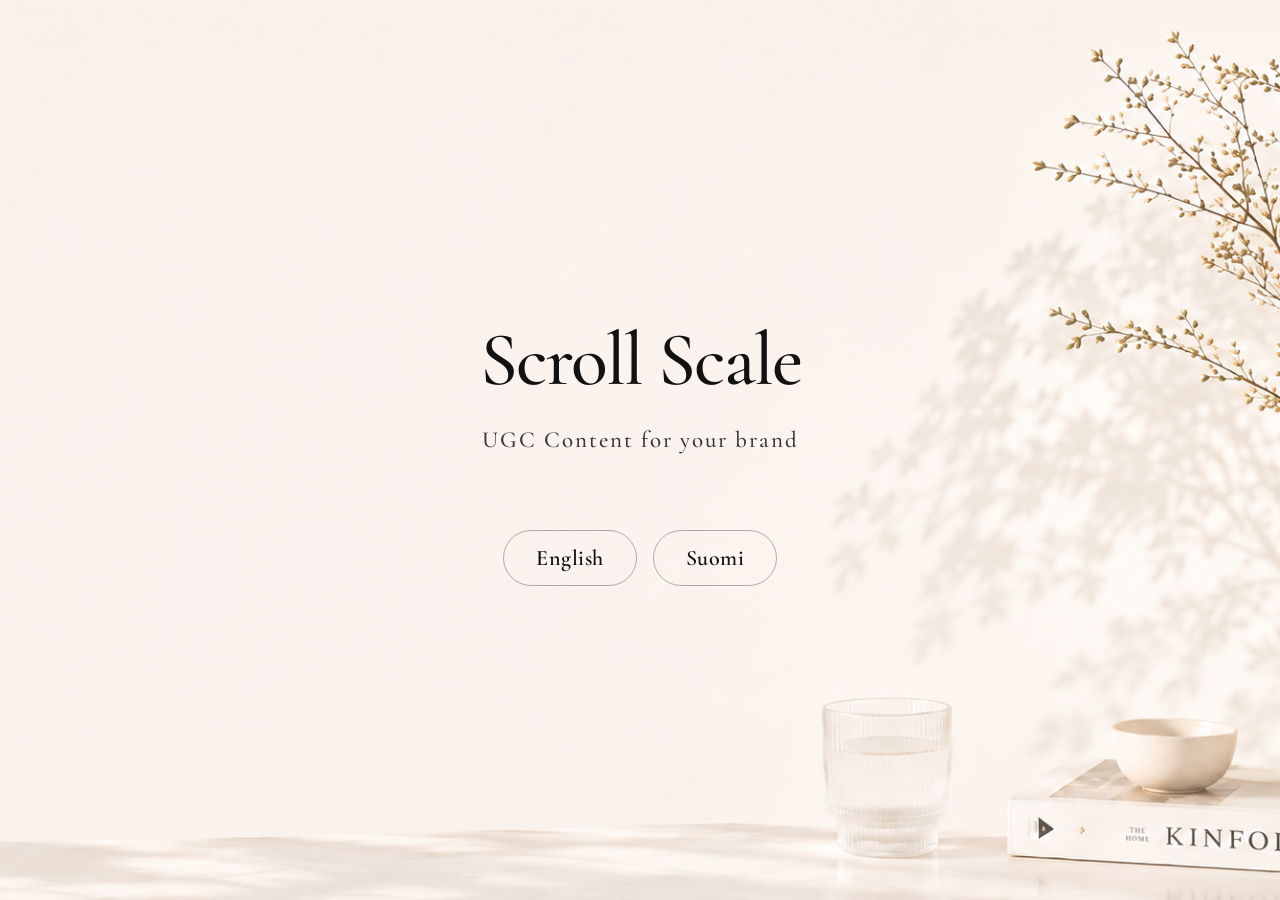
<file: index.html>
<!DOCTYPE html>
<html lang="en">
<head>
  <meta charset="UTF-8">
  <meta name="viewport" content="width=device-width, initial-scale=1.0">
  <title>Scroll Scale</title>

  <!-- GOOGLE FONTS -->
  <link rel="preconnect" href="https://fonts.googleapis.com">
  <link rel="preconnect" href="https://fonts.gstatic.com" crossorigin>
  <link href="https://fonts.googleapis.com/css2?family=Cormorant+Garamond:wght@400;500;600&display=swap" rel="stylesheet">

  <!-- CSS -->
  <link rel="stylesheet" href="style.css">
</head>

<body>

<section class="hero">

  <h1 class="logo">Scroll Scale</h1>

  <p class="subtitle">
    UGC Content for your brand
  </p>



  <div class="language-container">

    <a href="en.html" class="language-link">English</a>

    <span class="language-divider">|</span>

    <a href="fi.html" class="language-link">Suomi</a>

  </div>

</section>

</body>
</html>
</file>
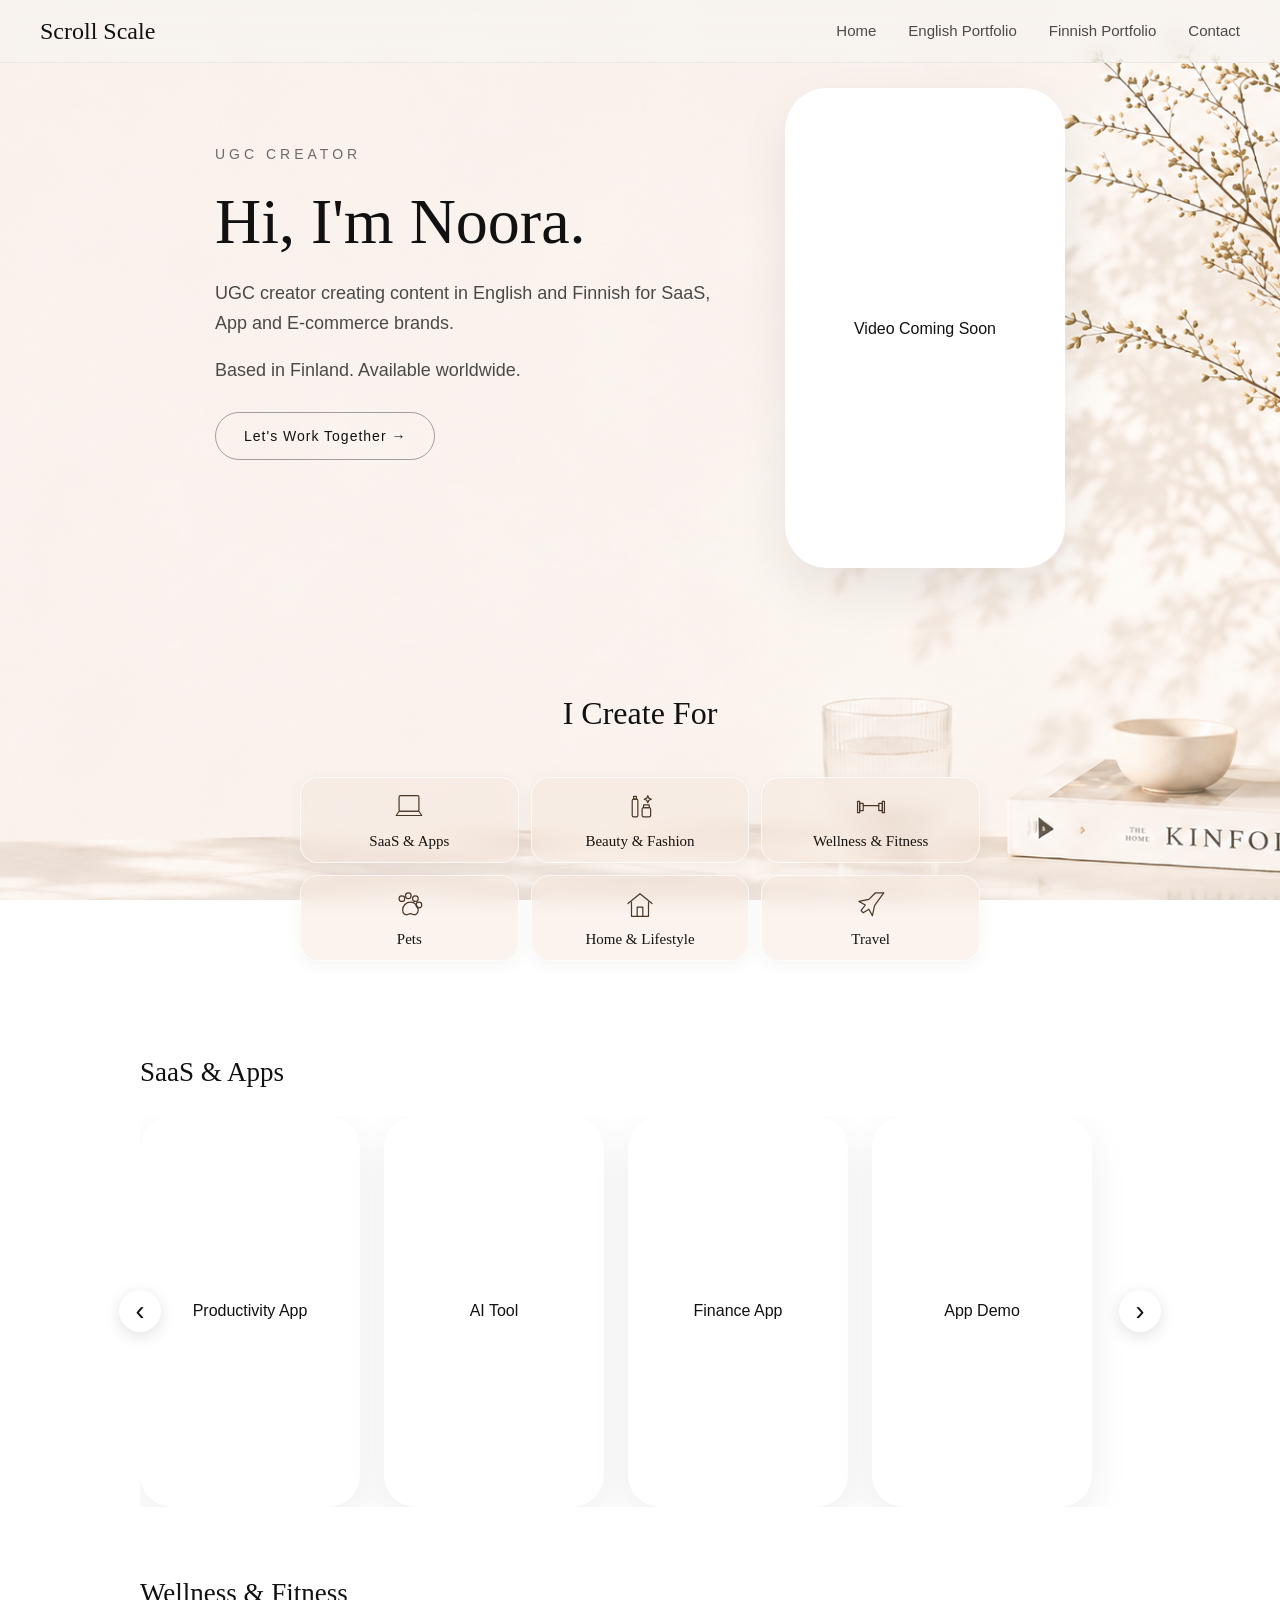
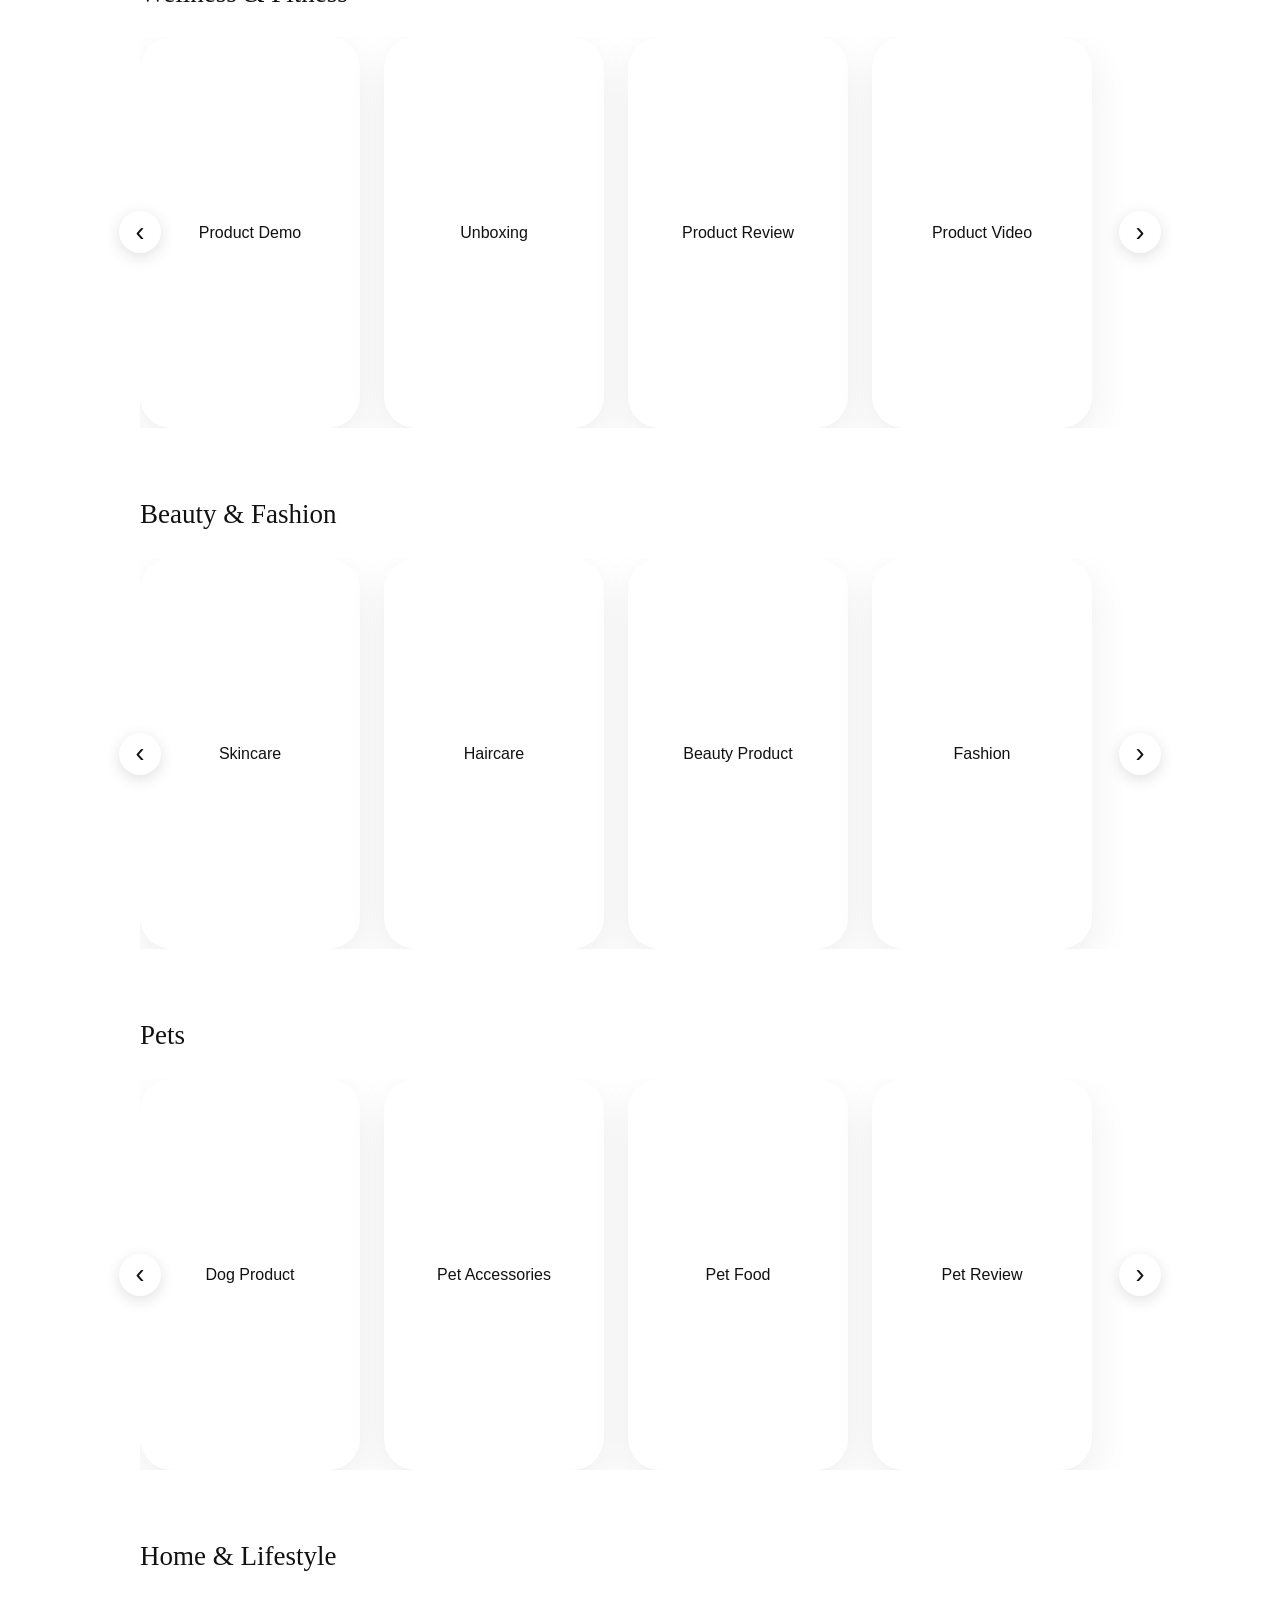
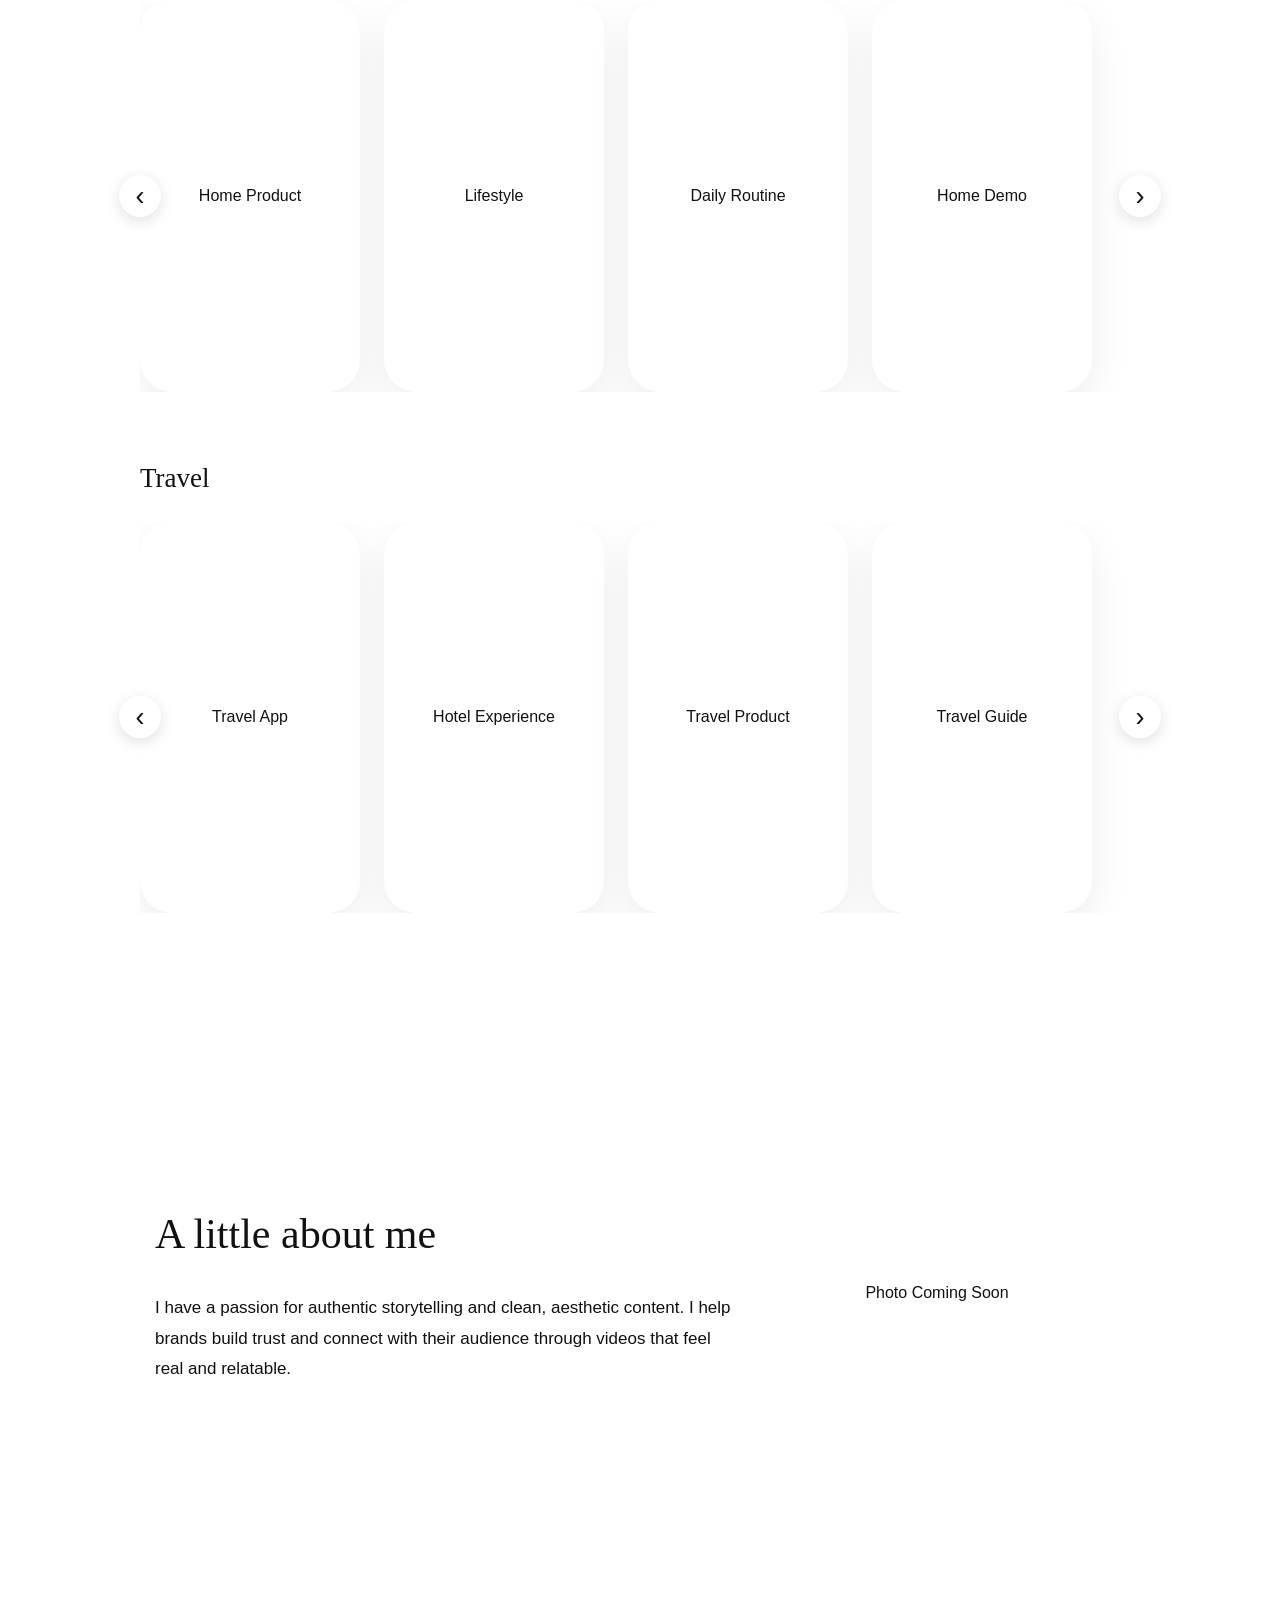
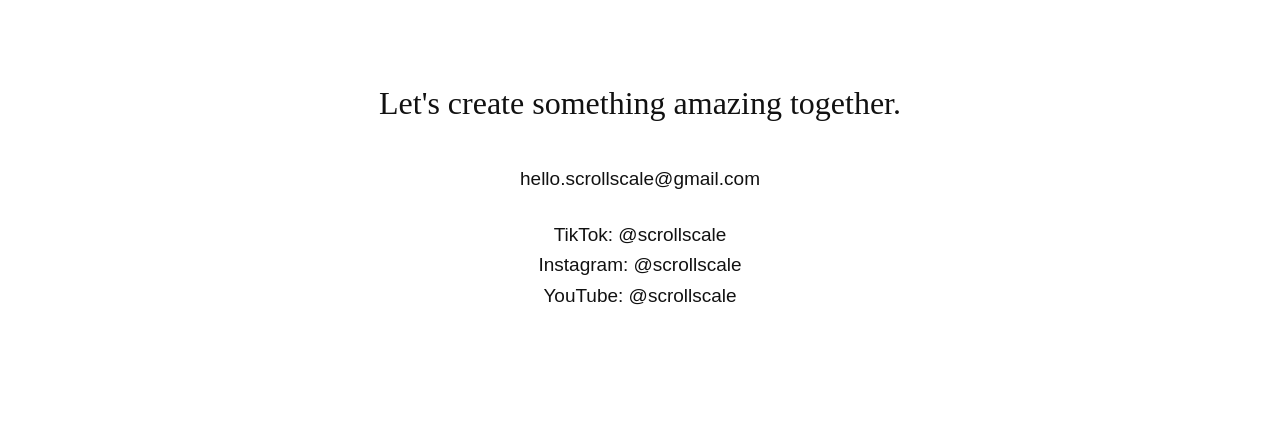
<file: en.html>
<!DOCTYPE html>
<html lang="en">

<head>
  <meta charset="UTF-8">
  <meta name="viewport" content="width=device-width, initial-scale=1.0">
  <title>Scroll Scale | English Portfolio</title>

  <link rel="stylesheet" href="Portfolio.css">
</head>

<body>

  <div id="top"></div>

  <!-- NAVBAR -->

  <nav class="navbar">

    <a href="index.html" class="nav-logo">
      Scroll Scale
    </a>

    <div class="nav-links">

      <a href="index.html">Home</a>

      <a href="#top">English Portfolio</a>

      <a href="fi.html">Finnish Portfolio</a>

      <a href="#contact">Contact</a>

    </div>

  </nav>


  <!-- HERO -->

  <section class="hero portfolio-hero">

    <div class="hero-text">

      <p class="small-label">
        UGC CREATOR
      </p>

      <h1>
        Hi, I'm Noora.
      </h1>

      <p class="hero-description">
        UGC creator creating content in English and Finnish for SaaS, App and E-commerce brands.
      </p>

      <p class="hero-description">
        Based in Finland. Available worldwide.
      </p>

      <a href="#contact" class="hero-button">
        Let's Work Together →
      </a>

    </div>

    <div class="phone-placeholder">
      Video Coming Soon
    </div>

  </section>


  <!-- NICHES -->

  <section class="niches">

    <h2>I Create For</h2>

    <div class="niche-grid">

      <!-- SAAS & APPS -->

      <a href="#saas-apps" class="niche-card">

        <svg class="niche-icon" viewBox="0 0 48 48">
          <rect x="10" y="8" width="28" height="22" rx="2"/>
          <path d="M6 36h36l-4-6H10z"/>
        </svg>

        <span>SaaS & Apps</span>

      </a>


      <!-- BEAUTY -->

      <a href="#beauty" class="niche-card">

        <svg class="niche-icon" viewBox="0 0 48 48">
          <rect x="13" y="13" width="8" height="25" rx="2"/>
          <path d="M15 9h4v4h-4z"/>
          <rect x="27" y="25" width="12" height="13" rx="2"/>
          <path d="M29 21h8v4h-8z"/>
          <path d="M35 8l1.5 3.5L40 13l-3.5 1.5L35 18l-1.5-3.5L30 13l3.5-1.5z"/>
        </svg>

        <span>Beauty & Fashion</span>

      </a>


      <!-- WELLNESS -->

      <a href="#wellness" class="niche-card">

        <svg class="niche-icon" viewBox="0 0 48 48">
          <path d="M8 19h5v10H8z"/>
          <path d="M5 16h3v16H5z"/>
          <path d="M13 22h22"/>
          <path d="M35 19h5v10h-5z"/>
          <path d="M40 16h3v16h-3z"/>
        </svg>

        <span>Wellness & Fitness</span>

      </a>


      <!-- PETS -->

      <a href="#pets" class="niche-card">

        <svg class="niche-icon" viewBox="0 0 48 48">
          <circle cx="14" cy="15" r="4"/>
          <circle cx="23" cy="11" r="4"/>
          <circle cx="33" cy="15" r="4"/>
          <circle cx="38" cy="24" r="4"/>
          <path d="M15 31c0-6 5-11 11-11s11 5 11 11c0 5-4 8-8 6-2-1-4-1-6 0-4 2-8-1-8-6z"/>
        </svg>

        <span>Pets</span>

      </a>


      <!-- HOME & LIFESTYLE -->

      <a href="#home-lifestyle" class="niche-card">

        <svg class="niche-icon" viewBox="0 0 48 48">
          <path d="M7 22L24 8l17 14"/>
          <path d="M12 20v20h24V20"/>
          <path d="M20 40V27h8v13"/>
        </svg>

        <span>Home & Lifestyle</span>

      </a>


      <!-- TRAVEL -->

      <a href="#travel" class="niche-card">

        <svg class="niche-icon" viewBox="0 0 48 48">
          <path d="M42 7L29 25l-3 14-5-9-8 5-3-3 6-8-9-5 14-3L30 7z"/>
        </svg>

        <span>Travel</span>

      </a>

    </div>

  </section>


  <!-- PORTFOLIO -->

  <section class="featured-work">



    <!-- SAAS & APPS -->

    <div class="video-category" id="saas-apps">

      <h3>SaaS & Apps</h3>

      <div class="carousel-container">

        <button class="carousel-arrow prev" aria-label="Previous videos">
          ‹
        </button>

        <div class="video-carousel">

          <div class="video-card">Productivity App</div>
          <div class="video-card">AI Tool</div>
          <div class="video-card">Finance App</div>
          <div class="video-card">App Demo</div>

        </div>

        <button class="carousel-arrow next" aria-label="Next videos">
          ›
        </button>

      </div>

    </div>


    <!-- WELLNESS & FITNESS -->

    <div class="video-category" id="wellness">

      <h3>Wellness & Fitness</h3>

      <div class="carousel-container">

        <button class="carousel-arrow prev" aria-label="Previous videos">
          ‹
        </button>

        <div class="video-carousel">

          <div class="video-card">Product Demo</div>
          <div class="video-card">Unboxing</div>
          <div class="video-card">Product Review</div>
          <div class="video-card">Product Video</div>

        </div>

        <button class="carousel-arrow next" aria-label="Next videos">
          ›
        </button>

      </div>

    </div>


    <!-- BEAUTY & FASHION -->

    <div class="video-category" id="beauty">

      <h3>Beauty & Fashion</h3>

      <div class="carousel-container">

        <button class="carousel-arrow prev" aria-label="Previous videos">
          ‹
        </button>

        <div class="video-carousel">

          <div class="video-card">Skincare</div>
          <div class="video-card">Haircare</div>
          <div class="video-card">Beauty Product</div>
          <div class="video-card">Fashion</div>

        </div>

        <button class="carousel-arrow next" aria-label="Next videos">
          ›
        </button>

      </div>

    </div>


    <!-- PETS -->

    <div class="video-category" id="pets">

      <h3>Pets</h3>

      <div class="carousel-container">

        <button class="carousel-arrow prev" aria-label="Previous videos">
          ‹
        </button>

        <div class="video-carousel">

          <div class="video-card">Dog Product</div>
          <div class="video-card">Pet Accessories</div>
          <div class="video-card">Pet Food</div>
          <div class="video-card">Pet Review</div>

        </div>

        <button class="carousel-arrow next" aria-label="Next videos">
          ›
        </button>

      </div>

    </div>


    <!-- HOME & LIFESTYLE -->

    <div class="video-category" id="home-lifestyle">

      <h3>Home & Lifestyle</h3>

      <div class="carousel-container">

        <button class="carousel-arrow prev" aria-label="Previous videos">
          ‹
        </button>

        <div class="video-carousel">

          <div class="video-card">Home Product</div>
          <div class="video-card">Lifestyle</div>
          <div class="video-card">Daily Routine</div>
          <div class="video-card">Home Demo</div>

        </div>

        <button class="carousel-arrow next" aria-label="Next videos">
          ›
        </button>

      </div>

    </div>


    <!-- TRAVEL -->

    <div class="video-category" id="travel">

      <h3>Travel</h3>

      <div class="carousel-container">

        <button class="carousel-arrow prev" aria-label="Previous videos">
          ‹
        </button>

        <div class="video-carousel">

          <div class="video-card">Travel App</div>
          <div class="video-card">Hotel Experience</div>
          <div class="video-card">Travel Product</div>
          <div class="video-card">Travel Guide</div>

        </div>

        <button class="carousel-arrow next" aria-label="Next videos">
          ›
        </button>

      </div>

    </div>

  </section>


  <!-- ABOUT -->

  <section class="about">

    <div class="about-image">
      Photo Coming Soon
    </div>

    <div class="about-text">

      <h2>A little about me</h2>

      <p>
        I have a passion for authentic storytelling and clean, aesthetic content. I help brands build trust and connect with their audience through videos that feel real and relatable.
      </p>

    </div>

  </section>


  <!-- CONTACT -->

  <section class="contact" id="contact">

    <h2>Let's create something amazing together.</h2>

    <p>
      hello.scrollscale@gmail.com
    </p>

    <br>

    <p>
      TikTok: @scrollscale
    </p>

    <p>
      Instagram: @scrollscale
    </p>

    <p>
      YouTube: @scrollscale
    </p>

  </section>


  <!-- CAROUSEL SCRIPT -->

  <script>

    document.querySelectorAll(".carousel-container").forEach(container => {

      const carousel = container.querySelector(".video-carousel");
      const next = container.querySelector(".next");
      const prev = container.querySelector(".prev");

      next.addEventListener("click", () => {
        carousel.scrollBy({
          left: carousel.clientWidth,
          behavior: "smooth"
        });
      });

      prev.addEventListener("click", () => {
        carousel.scrollBy({
          left: -carousel.clientWidth,
          behavior: "smooth"
        });
      });

    });

  </script>

</body>

</html>
</file>
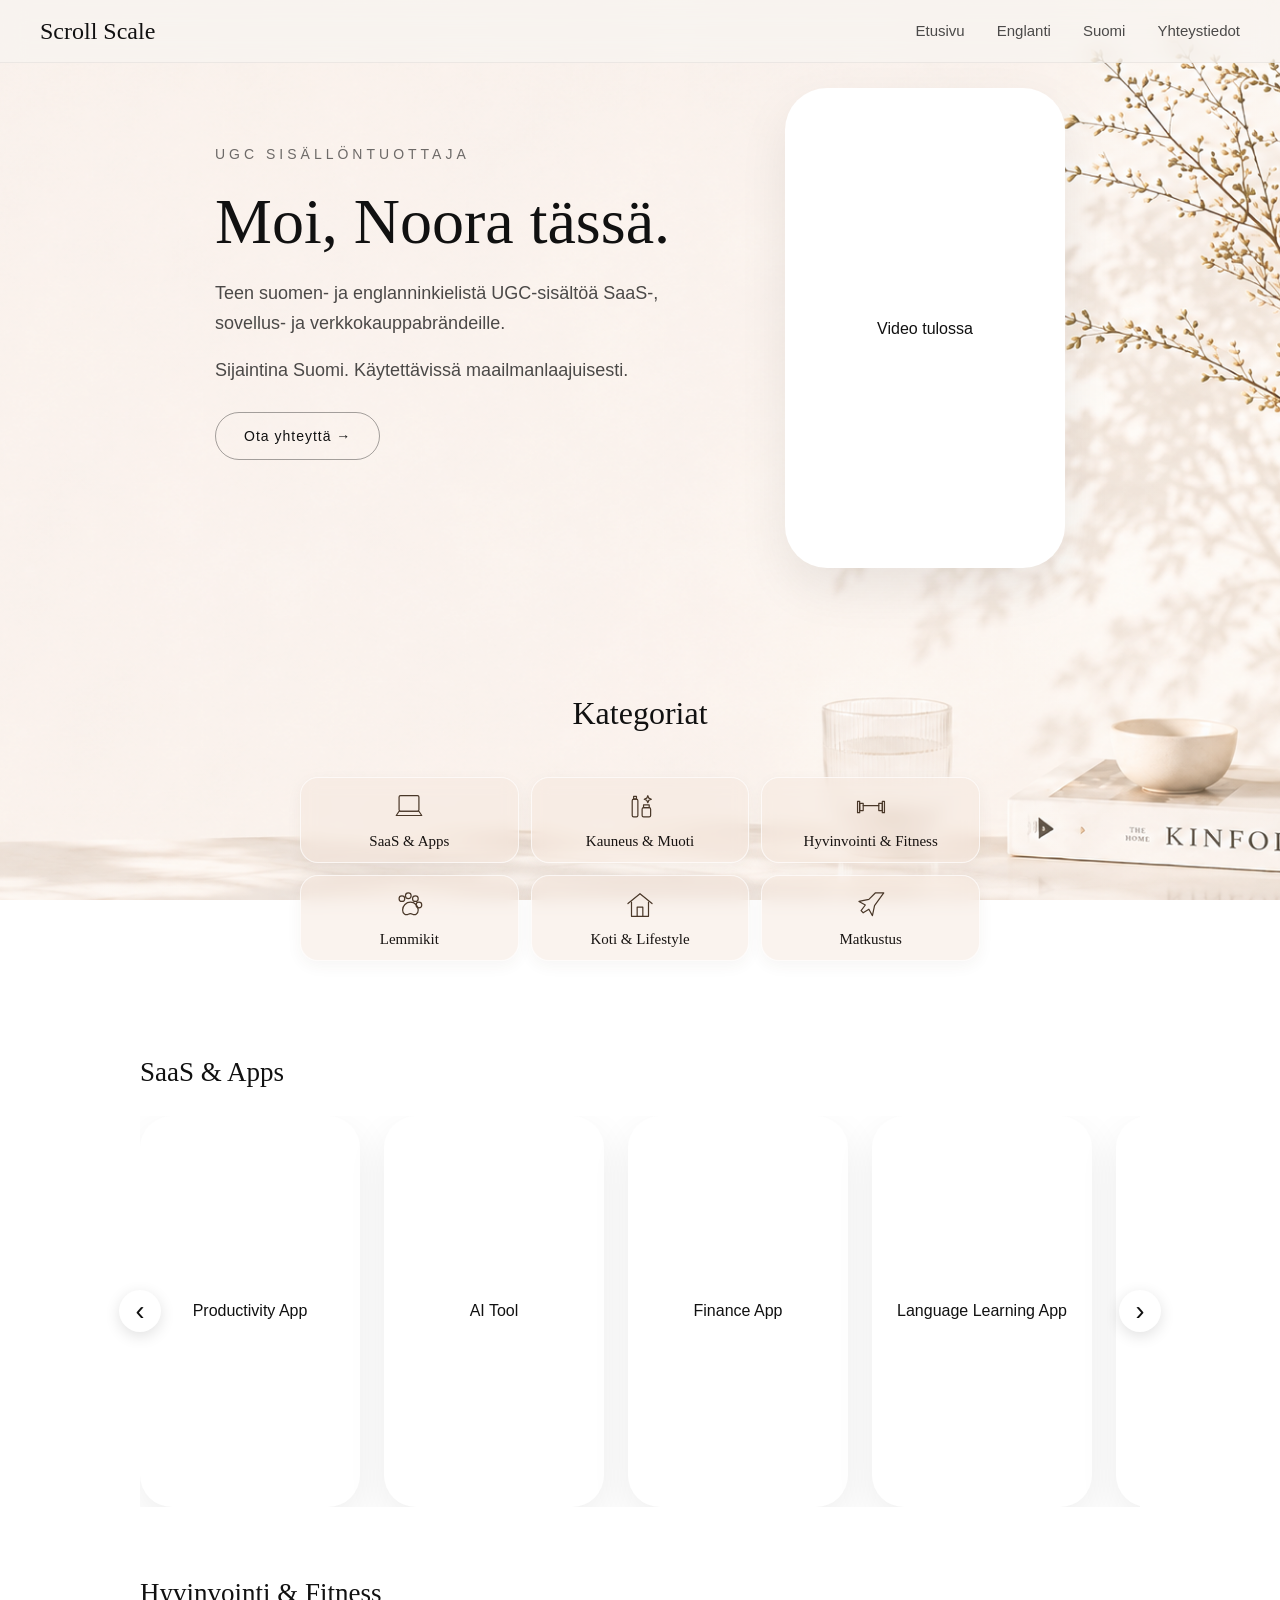
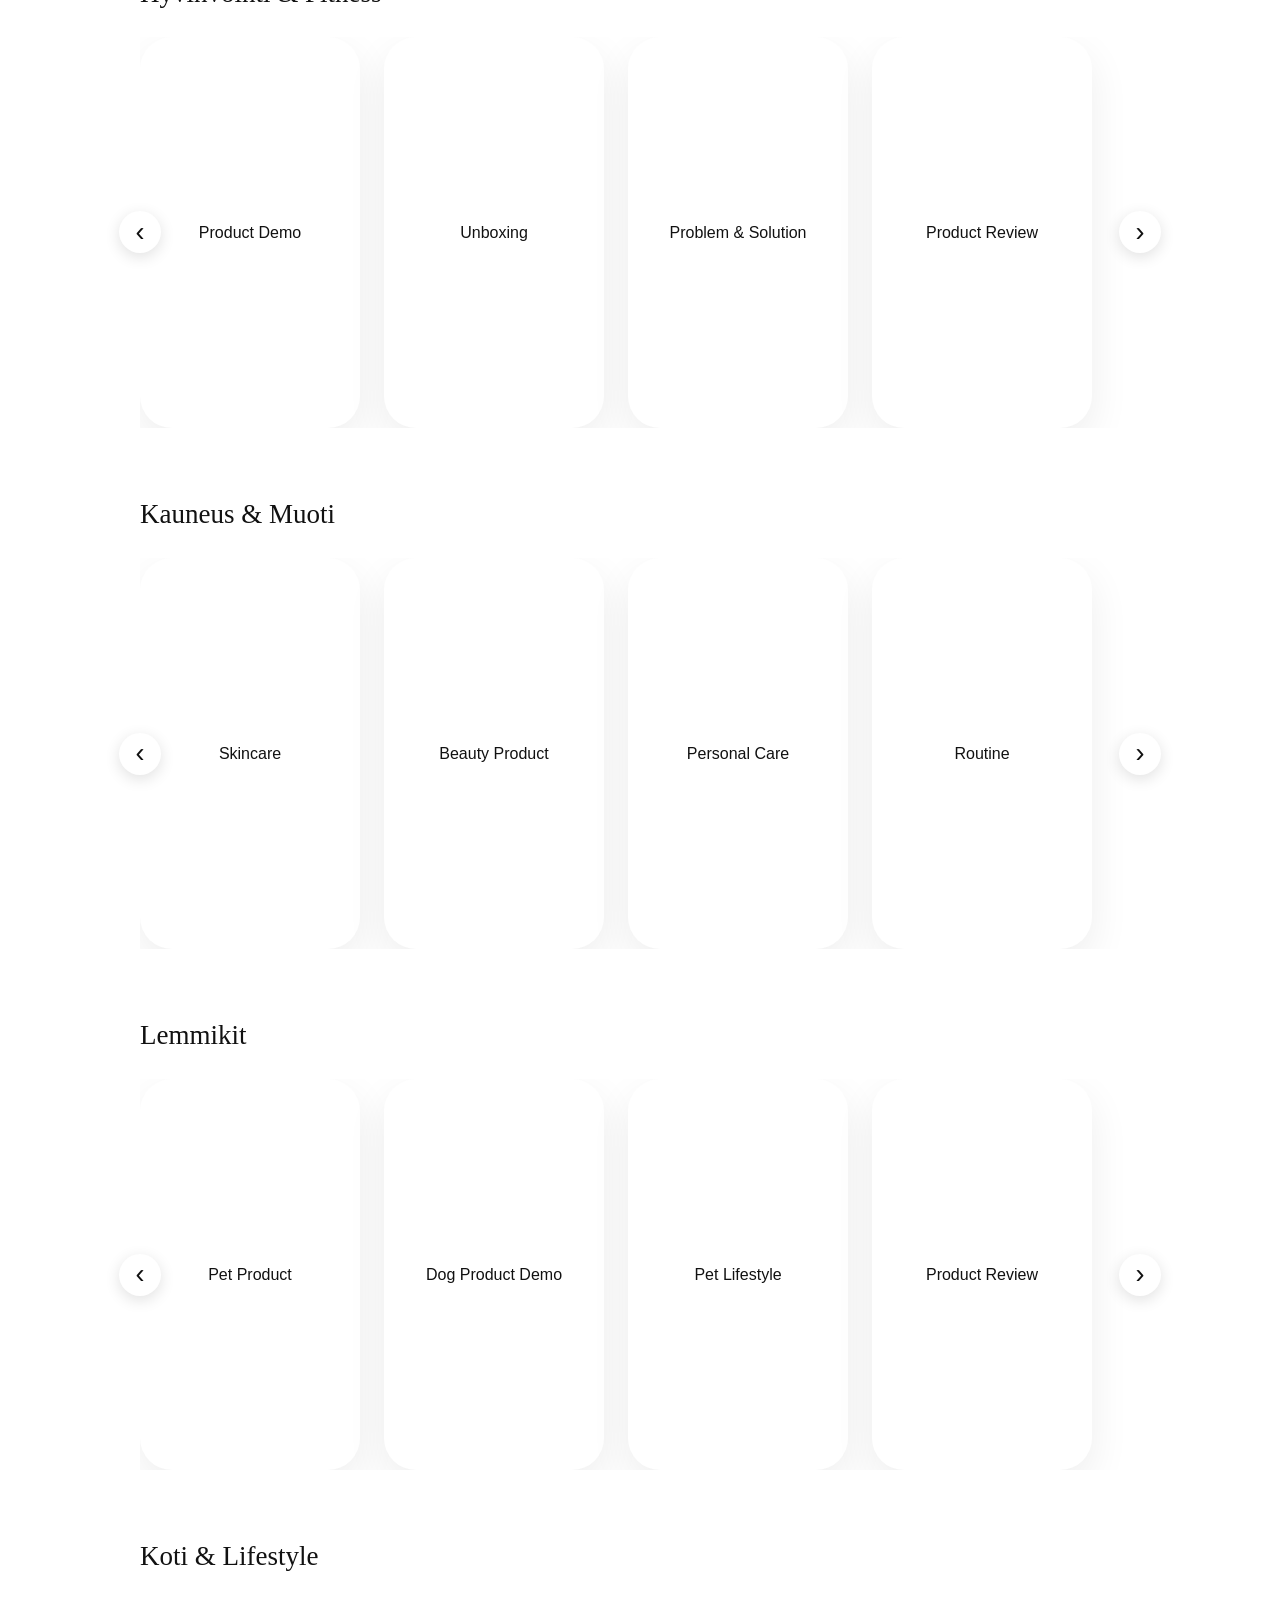
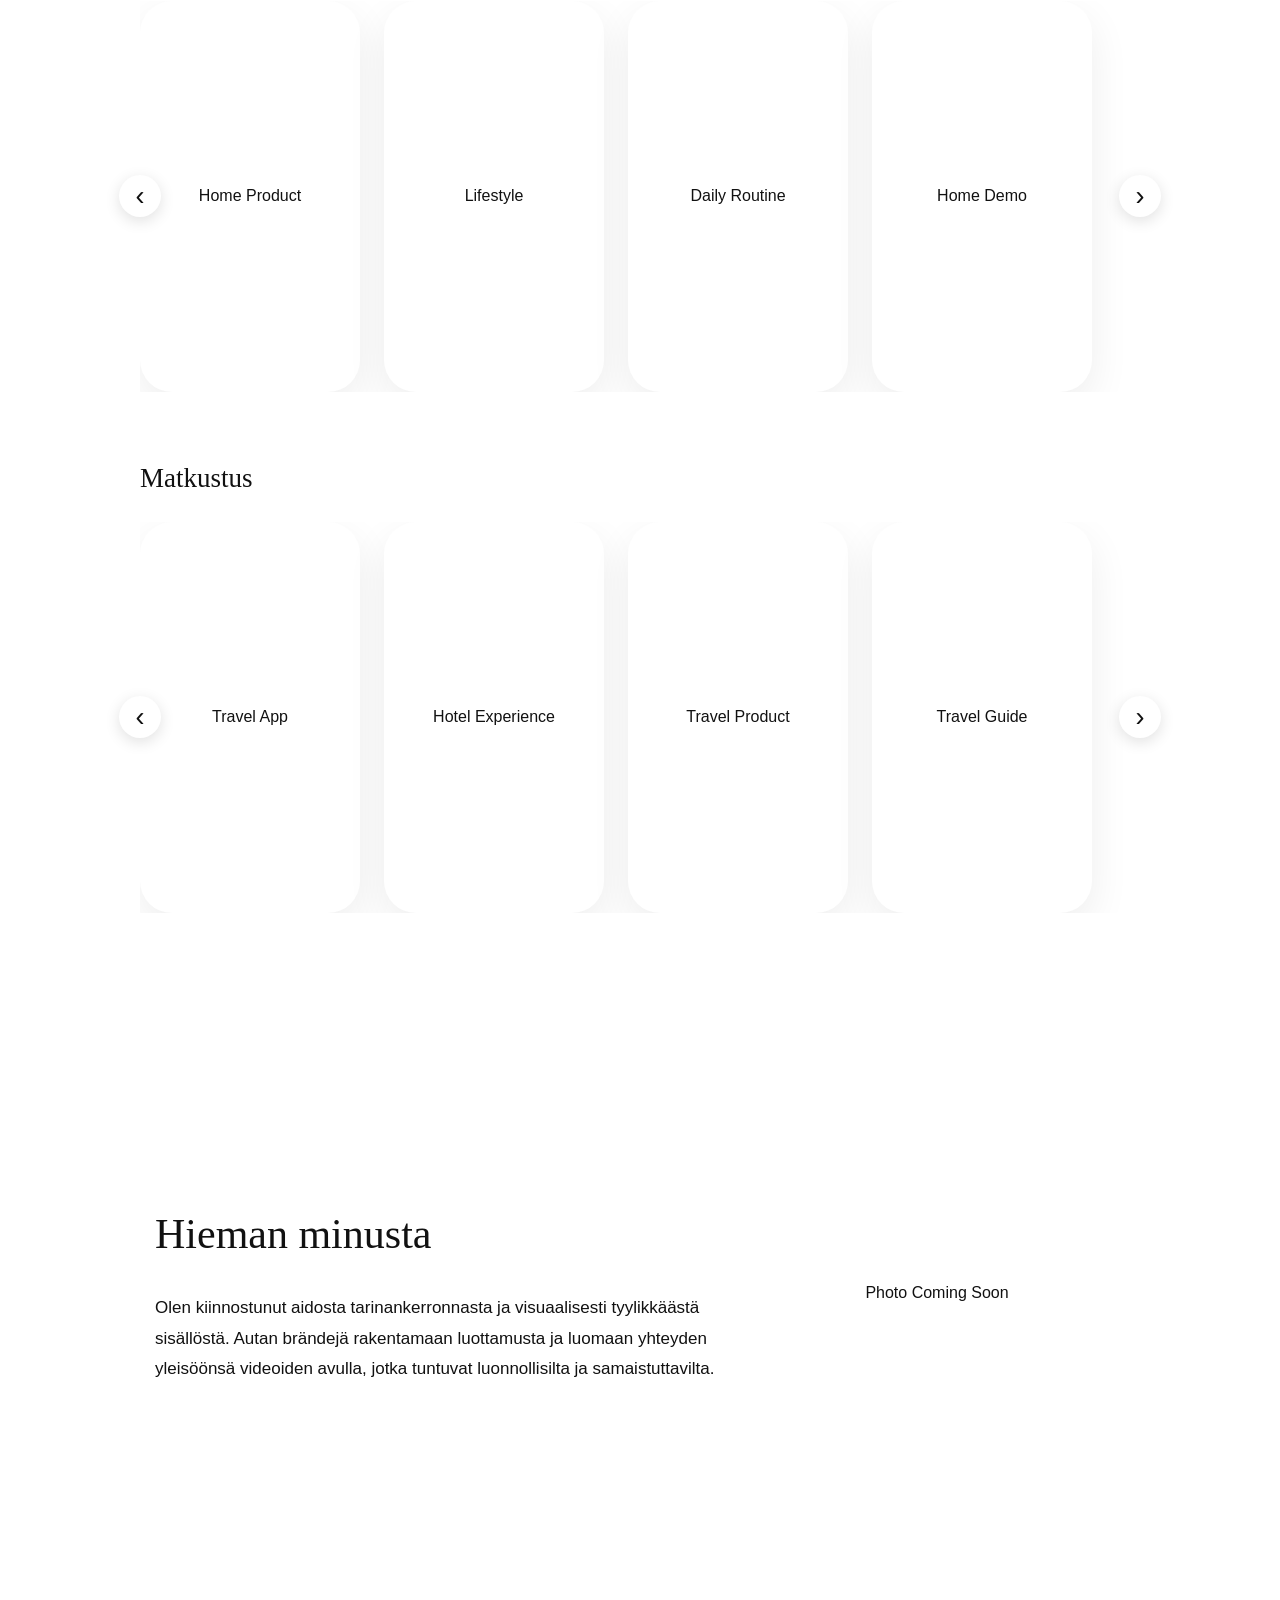
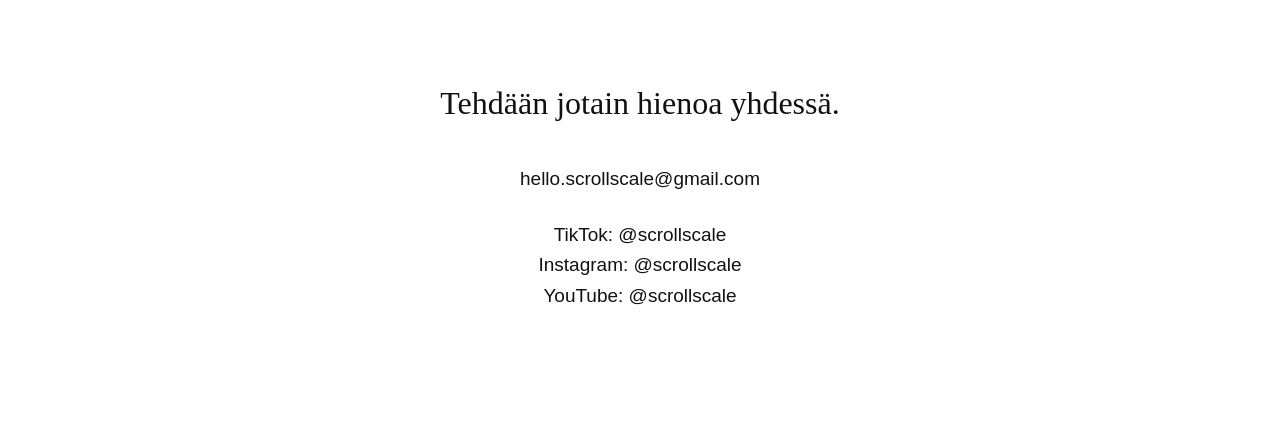
<file: fi.html>
<!DOCTYPE html>
<html lang="fi">

<head>
  <meta charset="UTF-8">
  <meta name="viewport" content="width=device-width, initial-scale=1.0">
  <title>Scroll Scale | Finnish Portfolio</title>

  <link rel="stylesheet" href="Portfolio.css">
</head>

<body>

  <div id="top"></div>

  <!-- NAVBAR -->

  <nav class="navbar">

    <a href="index.html" class="nav-logo">
      Scroll Scale
    </a>

    <div class="nav-links">

      <a href="index.html">Etusivu</a>

      <a href="en.html">Englanti</a>

      <a href="fi.html">Suomi</a>

      <a href="#contact">Yhteystiedot</a>

    </div>

  </nav>


  <!-- HERO -->

  <section class="hero portfolio-hero">

    <div class="hero-text">

      <p class="small-label">
        UGC SISÄLLÖNTUOTTAJA
      </p>

      <h1>
        Moi, Noora tässä.
      </h1>

      <p class="hero-description">
        Teen suomen- ja englanninkielistä UGC-sisältöä SaaS-, sovellus- ja verkkokauppabrändeille.
      </p>

      <p class="hero-description">
        Sijaintina Suomi. Käytettävissä maailmanlaajuisesti.
      </p>

      <a href="#contact" class="hero-button">
        Ota yhteyttä →
      </a>

    </div>

    <div class="phone-placeholder">
      Video tulossa
    </div>

  </section>


  <!-- NICHES -->

  <section class="niches">

    <h2>Kategoriat</h2>

    <div class="niche-grid">


      <!-- SAAS & APPS -->

      <a href="#saas-apps" class="niche-card">

        <svg class="niche-icon" viewBox="0 0 48 48">
          <rect x="10" y="8" width="28" height="22" rx="2"/>
          <path d="M6 36h36l-4-6H10z"/>
        </svg>

        <span>SaaS & Apps</span>

      </a>


      <!-- BEAUTY & PERSONAL CARE -->

      <a href="#beauty" class="niche-card">

        <svg class="niche-icon" viewBox="0 0 48 48">
          <rect x="13" y="13" width="8" height="25" rx="2"/>
          <path d="M15 9h4v4h-4z"/>
          <rect x="27" y="25" width="12" height="13" rx="2"/>
          <path d="M29 21h8v4h-8z"/>
          <path d="M35 8l1.5 3.5L40 13l-3.5 1.5L35 18l-1.5-3.5L30 13l3.5-1.5z"/>
        </svg>

        <span>Kauneus & Muoti</span>

      </a>


      <!-- WELLNESS & FITNESS -->

      <a href="#wellness" class="niche-card">

        <svg class="niche-icon" viewBox="0 0 48 48">
          <path d="M8 19h5v10H8z"/>
          <path d="M5 16h3v16H5z"/>
          <path d="M13 22h22"/>
          <path d="M35 19h5v10h-5z"/>
          <path d="M40 16h3v16h-3z"/>
        </svg>

        <span>Hyvinvointi & Fitness</span>

      </a>


      <!-- PETS -->

      <a href="#pets" class="niche-card">

        <svg class="niche-icon" viewBox="0 0 48 48">
          <circle cx="14" cy="15" r="4"/>
          <circle cx="23" cy="11" r="4"/>
          <circle cx="33" cy="15" r="4"/>
          <circle cx="38" cy="24" r="4"/>
          <path d="M15 31c0-6 5-11 11-11s11 5 11 11c0 5-4 8-8 6-2-1-4-1-6 0-4 2-8-1-8-6z"/>
        </svg>

        <span>Lemmikit</span>

      </a>


      <!-- HOME & LIVING -->

      <a href="#home-living" class="niche-card">

        <svg class="niche-icon" viewBox="0 0 48 48">
          <path d="M7 22L24 8l17 14"/>
          <path d="M12 20v20h24V20"/>
          <path d="M20 40V27h8v13"/>
        </svg>

        <span>Koti & Lifestyle</span>

      </a>


      <!-- TRAVEL -->

      <a href="#travel" class="niche-card">

        <svg class="niche-icon" viewBox="0 0 48 48">
          <path d="M42 7L29 25l-3 14-5-9-8 5-3-3 6-8-9-5 14-3L30 7z"/>
        </svg>

        <span>Matkustus</span>

      </a>


    </div>

  </section>


  <!-- PORTFOLIO VIDEOS -->

  <section class="featured-work">


    <!-- SAAS & APPS -->

    <div class="video-category" id="saas-apps">

      <h3>SaaS & Apps</h3>

      <div class="carousel-container">

        <button class="carousel-arrow prev" aria-label="Edelliset videot">
          ‹
        </button>

        <div class="video-carousel">

          <div class="video-card">
            Productivity App
          </div>

          <div class="video-card">
            AI Tool
          </div>

          <div class="video-card">
            Finance App
          </div>

          <div class="video-card">
            Language Learning App
          </div>

          <div class="video-card">
            Fitness App
          </div>

          <div class="video-card">
            Productivity App
          </div>

        </div>

        <button class="carousel-arrow next" aria-label="Seuraavat videot">
          ›
        </button>

      </div>

    </div>


    <!-- WELLNESS & FITNESS -->

    <div class="video-category" id="wellness">

      <h3>Hyvinvointi & Fitness</h3>

      <div class="carousel-container">

        <button class="carousel-arrow prev" aria-label="Edelliset videot">
          ‹
        </button>

        <div class="video-carousel">

          <div class="video-card">
            Product Demo
          </div>

          <div class="video-card">
            Unboxing
          </div>

          <div class="video-card">
            Problem & Solution
          </div>

          <div class="video-card">
            Product Review
          </div>

        </div>

        <button class="carousel-arrow next" aria-label="Seuraavat videot">
          ›
        </button>

      </div>

    </div>


    <!-- BEAUTY & PERSONAL CARE -->

    <div class="video-category" id="beauty">

      <h3>Kauneus & Muoti</h3>

      <div class="carousel-container">

        <button class="carousel-arrow prev" aria-label="Edelliset videot">
          ‹
        </button>

        <div class="video-carousel">

          <div class="video-card">
            Skincare
          </div>

          <div class="video-card">
            Beauty Product
          </div>

          <div class="video-card">
            Personal Care
          </div>

          <div class="video-card">
            Routine
          </div>

        </div>

        <button class="carousel-arrow next" aria-label="Seuraavat videot">
          ›
        </button>

      </div>

    </div>


    <!-- PETS -->

    <div class="video-category" id="pets">

      <h3>Lemmikit</h3>

      <div class="carousel-container">

        <button class="carousel-arrow prev" aria-label="Edelliset videot">
          ‹
        </button>

        <div class="video-carousel">

          <div class="video-card">
            Pet Product
          </div>

          <div class="video-card">
            Dog Product Demo
          </div>

          <div class="video-card">
            Pet Lifestyle
          </div>

          <div class="video-card">
            Product Review
          </div>

        </div>

        <button class="carousel-arrow next" aria-label="Seuraavat videot">
          ›
        </button>

      </div>

    </div>


    <!-- HOME & LIVING -->

    <div class="video-category" id="home-living">

      <h3>Koti & Lifestyle</h3>

      <div class="carousel-container">

        <button class="carousel-arrow prev" aria-label="Edelliset videot">
          ‹
        </button>

        <div class="video-carousel">

          <div class="video-card">
            Home Product
          </div>

          <div class="video-card">
            Lifestyle
          </div>

          <div class="video-card">
            Daily Routine
          </div>

          <div class="video-card">
            Home Demo
          </div>

        </div>

        <button class="carousel-arrow next" aria-label="Seuraavat videot">
          ›
        </button>

      </div>

    </div>


    <!-- TRAVEL -->

    <div class="video-category" id="travel">

      <h3>Matkustus</h3>

      <div class="carousel-container">

        <button class="carousel-arrow prev" aria-label="Edelliset videot">
          ‹
        </button>

        <div class="video-carousel">

          <div class="video-card">
            Travel App
          </div>

          <div class="video-card">
            Hotel Experience
          </div>

          <div class="video-card">
            Travel Product
          </div>

          <div class="video-card">
            Travel Guide
          </div>

        </div>

        <button class="carousel-arrow next" aria-label="Seuraavat videot">
          ›
        </button>

      </div>

    </div>

  </section>


  <!-- ABOUT -->

  <section class="about">

    <div class="about-image">
      Photo Coming Soon
    </div>

    <div class="about-text">

      <h2>Hieman minusta</h2>

      <p>
        Olen kiinnostunut aidosta tarinankerronnasta ja visuaalisesti tyylikkäästä sisällöstä. Autan brändejä rakentamaan luottamusta ja luomaan yhteyden yleisöönsä videoiden avulla, jotka tuntuvat luonnollisilta ja samaistuttavilta.
      </p>

    </div>

  </section>


  <!-- CONTACT -->

  <section class="contact" id="contact">

    <h2>Tehdään jotain hienoa yhdessä.</h2>

    <p>
      hello.scrollscale@gmail.com
    </p>

    <br>

    <p>
      TikTok: @scrollscale
    </p>

    <p>
      Instagram: @scrollscale
    </p>

    <p>
      YouTube: @scrollscale
    </p>

  </section>


  <!-- CAROUSEL SCRIPT -->

  <script>

    document.querySelectorAll(".carousel-container").forEach(container => {

      const carousel = container.querySelector(".video-carousel");
      const next = container.querySelector(".next");
      const prev = container.querySelector(".prev");

      next.addEventListener("click", () => {
        carousel.scrollBy({
          left: carousel.clientWidth,
          behavior: "smooth"
        });
      });

      prev.addEventListener("click", () => {
        carousel.scrollBy({
          left: -carousel.clientWidth,
          behavior: "smooth"
        });
      });

    });

  </script>

</body>

</html>
</file>
<file: style.css>
* {
  margin: 0;
  padding: 0;
  box-sizing: border-box;
}

/* BODY */

body {
  background:
    linear-gradient(rgba(255,255,255,0.16), rgba(255,255,255,0.16)),
    url('background.png');

  background-size: cover;
  background-position: center;
  background-repeat: no-repeat;
  background-attachment: fixed;

  font-family: Arial, sans-serif;
  color: #111;

  min-height: 100vh;
  overflow-x: hidden;

  position: relative;
}

/* HERO SECTION */

.hero {
  min-height: 100vh;

  display: flex;
  flex-direction: column;
  justify-content: center;
  align-items: center;

  text-align: center;

  padding: 40px 20px;
  gap: 20px;
}

/* LOGO */

.logo {
  font-family: 'Cormorant Garamond', serif;
  font-size: 76px;
  font-weight: 500;
  letter-spacing: -2px;
  color: #111;
}

/* SUBTITLE */

.subtitle {
  font-family: 'Cormorant Garamond', serif;
  font-size: 23px;
  font-weight: 500;
  letter-spacing: 2px;
  color: #333;
  margin-bottom: 46px;
}

/* LANGUAGE LABEL */

.language-label {
  font-family: 'Cormorant Garamond', serif;
  font-size: 13px;
  font-weight: 600;
  letter-spacing: 3px;
  text-transform: uppercase;
  color: #555;
  margin-bottom: 12px;
}

/* LANGUAGE LINKS */

.language-container {
  display: flex;
  align-items: center;
  gap: 16px;
  margin-top: 10px;
}

.language-link {
  text-decoration: none;
  color: #111;

  font-family: 'Cormorant Garamond', serif;
  font-size: 22px;
  font-weight: 600;
  letter-spacing: 0.5px;

  padding: 14px 32px;

  border: 1px solid rgba(0, 0, 0, 0.3);
  border-radius: 50px;

  background: transparent;

  transition: all 0.3s ease;
}

.language-link:hover {
  background: rgba(255, 255, 255, 0.45);
  border-color: rgba(0, 0, 0, 0.6);
}

.language-divider {
  display: none;
}

/* MOBILE */

@media (max-width: 768px) {

  .hero {
    justify-content: flex-start;
    padding-top: 180px;
  }

  .logo {
    font-size: 58px;
    line-height: 0.95;
  }

  .subtitle {
    font-size: 20px;
    letter-spacing: 1.8px;
    margin-bottom: 42px;
  }

  .language-label {
    font-size: 11px;
    letter-spacing: 4px;
    margin-bottom: 14px;
  }

.language-container {
  gap: 12px;
}

.language-link {
  font-size: 19px;
  padding: 12px 26px;
}
}
</file>
<file: Portfolio.css>
/* =========================================
   RESET
========================================= */

* {
  margin: 0;
  padding: 0;
  box-sizing: border-box;
}


/* =========================================
   BODY
========================================= */

body {
  background:
    linear-gradient(rgba(255,255,255,0.16), rgba(255,255,255,0.16)),
    url('background.png');

  background-size: cover;
  background-position: center;
  background-repeat: no-repeat;
  background-attachment: fixed;

  color: #111;
  font-family: Arial, sans-serif;
  line-height: 1.6;
}


/* =========================================
   NAVBAR
========================================= */

.navbar {
  position: sticky;
  top: 0;
  z-index: 1000;

  display: flex;
  justify-content: space-between;
  align-items: center;

  padding: 12px 40px;

  background: rgba(248,245,241,0.65);
  backdrop-filter: blur(12px);

  border-bottom: 1px solid rgba(0,0,0,0.05);
}

.nav-logo {
  text-decoration: none;
  color: #111;

  font-family: Georgia, serif;
  font-size: 24px;
  font-weight: 400;
}

.nav-links {
  display: flex;
  gap: 32px;
}

.nav-links a {
  text-decoration: none;
  color: #111;

  font-size: 15px;
  opacity: .75;

  transition: .3s ease;
}

.nav-links a:hover {
  opacity: 1;
}


/* =========================================
   HERO
========================================= */

.portfolio-hero {
  display: flex;
  justify-content: center;
  align-items: flex-start;

  gap: 70px;

  max-width: 1200px;
  margin: 0 auto;

  padding: 20px 40px 40px;
}

.hero-text {
  flex: 1;
  max-width: 500px;

  padding-top: 60px;
}

.small-label {
  font-size: 14px;
  letter-spacing: 4px;
  text-transform: uppercase;
  opacity: .6;

  margin-bottom: 22px;
}

.hero-text h1 {
  font-size: 64px;
  line-height: 1.05;

  margin-bottom: 24px;

  font-family: Georgia, serif;
  font-weight: 400;
}

.hero-description {
  font-size: 18px;
  line-height: 1.65;
  opacity: .75;

  margin-bottom: 18px;
}


/* =========================================
   PHONE PLACEHOLDER
========================================= */

.phone-placeholder {
  width: 280px;
  height: 480px;

  border-radius: 42px;

  background: white;

  display: flex;
  justify-content: center;
  align-items: center;

  align-self: flex-start;

  margin-top: 5px;

  box-shadow: 0 20px 50px rgba(0,0,0,.08);
}


/* =========================================
   GENERAL SECTIONS
========================================= */

section {
  padding: 70px 30px;
}

section h2 {
  font-size: 42px;
  font-family: Georgia, serif;
  font-weight: 400;

  text-align: center;

  margin-bottom: 50px;
}


/* =========================================
   NICHE CARDS
========================================= */
/* NICHE SECTION */


.niches {
  padding: 80px 20px 30px;
  text-align: center;
}

.niches h2 {
  font-family: Georgia, serif;
  font-size: 32px;
  font-weight: 400;
  margin-bottom: 37px;
}


/* GRID */

.niche-grid {
  display: grid;
  grid-template-columns: repeat(3, 1fr);

  max-width: 680px;
  margin: 0 auto;

  gap: 12px;
}


/* CARDS */

.niche-card {
  min-height: 85px;
  padding: 12px 8px;

  display: flex;
  flex-direction: column;
  align-items: center;
  justify-content: center;

  gap: 8px;

  background: rgba(245, 231, 219, 0.48);

  backdrop-filter: blur(8px);
  -webkit-backdrop-filter: blur(8px);

  border: 1px solid rgba(255, 255, 255, 0.65);
  border-radius: 18px;

  box-shadow:
    0 5px 15px rgba(80, 55, 35, 0.05);

  color: #171311;

  text-decoration: none;
  cursor: pointer;

  transition: all 0.3s ease;
}


/* ICONS */

.niche-icon {
  width: 34px;
  height: 34px;

  fill: none;
  stroke: #493728;
  stroke-width: 1.7;
  stroke-linecap: round;
  stroke-linejoin: round;
}


/* TEXT */

.niche-card span {
  font-family: Georgia, serif;
  font-size: 15px;
  font-weight: 400;

  line-height: 1.2;
  text-align: center;
  white-space: nowrap;

  text-decoration: none;
}


/* HOVER */

.niche-card:hover {
  transform: translateY(-3px);

  background: rgba(248, 235, 224, 0.68);

  box-shadow:
    0 10px 20px rgba(80, 55, 35, 0.1);
}


/* =========================================
   PORTFOLIO
========================================= */

.featured-work {
  padding: 60px 30px 60px;
}


/* PORTFOLIO MAIN TITLE */

.featured-work > h2 {
  font-size: 32px;
  margin-bottom: 90px;
}


/* VIDEO CATEGORIES */

.video-category {
  max-width: 1000px;
  margin: 0 auto 65px;

  scroll-margin-top: 180px;
}

.video-category h3 {
  font-family: Georgia, serif;
  font-size: 27px;
  font-weight: 400;

  margin-bottom: 22px;
}


/* =========================================
   CAROUSEL
========================================= */

.carousel-container {
  position: relative;

  display: flex;
  align-items: center;
}

.video-carousel {
  display: flex;
  gap: 24px;

  width: 100%;

  overflow-x: auto;

  scroll-behavior: smooth;
  scroll-snap-type: x mandatory;

  scrollbar-width: none;
}

.video-carousel::-webkit-scrollbar {
  display: none;
}


/* =========================================
   VIDEO CARDS
========================================= */

.video-card {
  flex: 0 0 220px;

  width: 220px;
  height: 391px;

  background: white;
  border-radius: 32px;

  display: flex;
  justify-content: center;
  align-items: center;

  scroll-snap-align: start;

  box-shadow: 0 15px 40px rgba(0,0,0,.07);

  transition:
    transform .3s ease,
    box-shadow .3s ease;
}

.video-card:hover {
  transform: translateY(-5px);

  box-shadow: 0 20px 45px rgba(0,0,0,.11);
}


/* =========================================
   CAROUSEL ARROWS
========================================= */

.carousel-arrow {
  position: absolute;
  z-index: 5;

  width: 42px;
  height: 42px;

  border: none;
  border-radius: 50%;

  background: white;
  color: #111;

  font-size: 27px;

  cursor: pointer;

  box-shadow: 0 4px 15px rgba(0,0,0,.12);

  display: flex;
  align-items: center;
  justify-content: center;

  transition: .3s ease;
}

.carousel-arrow:hover {
  background: #111;
  color: white;
}

.carousel-arrow.prev {
  left: -21px;
}

.carousel-arrow.next {
  right: -21px;
}

/* =========================================
   ABOUT
========================================= */

.about {
  width: 100%;
  max-width: 1000px;
  margin: 0 auto;

  display: flex;
  flex-direction: row-reverse;

  gap: 50px;
  align-items: center;

  /* Vasemman tekstireunan ja kuvan oikean reunan kohdistus */
  padding: 60px 48px 60px 15px;
}

/* IMAGE */

.about-image {
  width: 310px;
  height: 390px;
  flex-shrink: 0;

  background: white;
  border-radius: 30px;

  display: flex;
  justify-content: center;
  align-items: center;
}

/* TEXT */

.about-text {
  flex: 1;
  min-width: 0;
  max-width: none;
}

.about-text h2 {
  text-align: left;
  margin-bottom: 25px;
  font-size: 42px;
}

.about-text p {
  font-size: 17px;
  line-height: 1.8;
  max-width: 100%;
}
/* =========================================
   CONTACT
========================================= */

.contact {
  text-align: center;
  margin-top: 60px;
  padding-bottom: 122px;
}

.contact h2 {
  font-size: 32px;
  margin-bottom: 35px;
}

.contact p {
  font-size: 19px;
}

/* =========================================
   HERO BUTTON
========================================= */

.hero-button {
  display: inline-block;

  margin-top: 8px;
  padding: 12px 28px;

  border: 1px solid rgba(0,0,0,0.35);
  border-radius: 50px;

  background: transparent;

  color: #111;
  text-decoration: none;

  font-size: 14px;
  letter-spacing: 1px;

  transition: all 0.3s ease;
}

.hero-button:hover {
  background: #111;
  color: #f8f5f1;

  border-color: #111;

  transform: translateY(-2px);
}


/* =========================================
   SMOOTH SCROLLING
========================================= */

html {
  scroll-behavior: smooth;
}


/* =========================================
   MOBILE - NICHE CARDS
========================================= */

@media (max-width: 600px) {

  .niches {
    padding: 40px 15px 25px;
  }

  .niches h2 {
    font-size: 27px;
    margin-bottom: 20px;
  }


  .niche-grid {
    grid-template-columns: repeat(2, 1fr);
    gap: 10px;

    max-width: 400px;
  }

  .niche-card {
    min-height: 80px;
    padding: 10px 5px;

    gap: 7px;
  }

  .niche-icon {
    width: 30px;
    height: 30px;
  }

  .niche-card span {
    font-size: 13px;
  }

}


/* =========================================
   MOBILE - PORTFOLIO
========================================= */

@media (max-width: 900px) {

  .featured-work {
    padding: 35px 20px 45px;
  }

  .featured-work > h2 {
    font-size: 32px;
    margin-bottom: 65px;
  }

  .video-category {
    margin-bottom: 45px;

    scroll-margin-top: 150px;
  }

  .video-category h3 {
    font-size: 23px;
  }

  .video-carousel {
    gap: 16px;
  }

  .video-card {
    flex: 0 0 190px;

    width: 190px;
    height: 338px;
  }

  .carousel-arrow {
    display: none;
  }

}


/* =========================================
   GENERAL MOBILE STYLES
========================================= */

@media (max-width: 900px) {

  /* NAVBAR */

  .navbar {
    padding: 16px 18px;
  }

  .nav-logo {
    font-size: 20px;
  }

  .nav-links {
    gap: 10px;
  }

  .nav-links a {
    font-size: 12px;
  }


  /* HERO */

  .portfolio-hero {
    flex-direction: column;

    align-items: center;
    justify-content: center;

    text-align: center;

    gap: 40px;

    padding: 35px 24px 70px;
  }

  .hero-text {
    max-width: 100%;
    padding-top: 0;
  }

  .small-label {
    font-size: 14px;
  }

  .hero-text h1 {
    font-size: 58px;
  }

  .hero-description {
    font-size: 18px;
  }


  /* PHONE */

  .phone-placeholder {
    width: 280px;
    height: 560px;

    margin: 0 auto;

    align-self: center;

    display: flex;
    justify-content: center;
    align-items: center;
  }


/* ABOUT */

.about {
  flex-direction: column;
  padding: 50px 25px;
  gap: 35px;
}

.about-image {
  width: 280px;
  height: 350px;
}

.about-text {
  max-width: 100%;
  width: 100%;
}

.about-text h2 {
  text-align: center;
  font-size: 36px;
}

.about-text p {
  max-width: 100%;
  font-size: 16px;
}

/* =========================================
   SMALL MOBILE
========================================= */

@media (max-width: 480px) {

  .navbar {
    padding: 12px;
  }

  .nav-logo {
    font-size: 18px;
  }

  .nav-links {
    gap: 7px;
  }

  .nav-links a {
    font-size: 10px;
  }

  .hero-text h1 {
    font-size: 46px;
  }

  .hero-description {
    font-size: 16px;
  }

  .featured-work > h2 {
    font-size: 30px;
  }

  .video-category h3 {
    font-size: 21px;
  }

}
</file>
